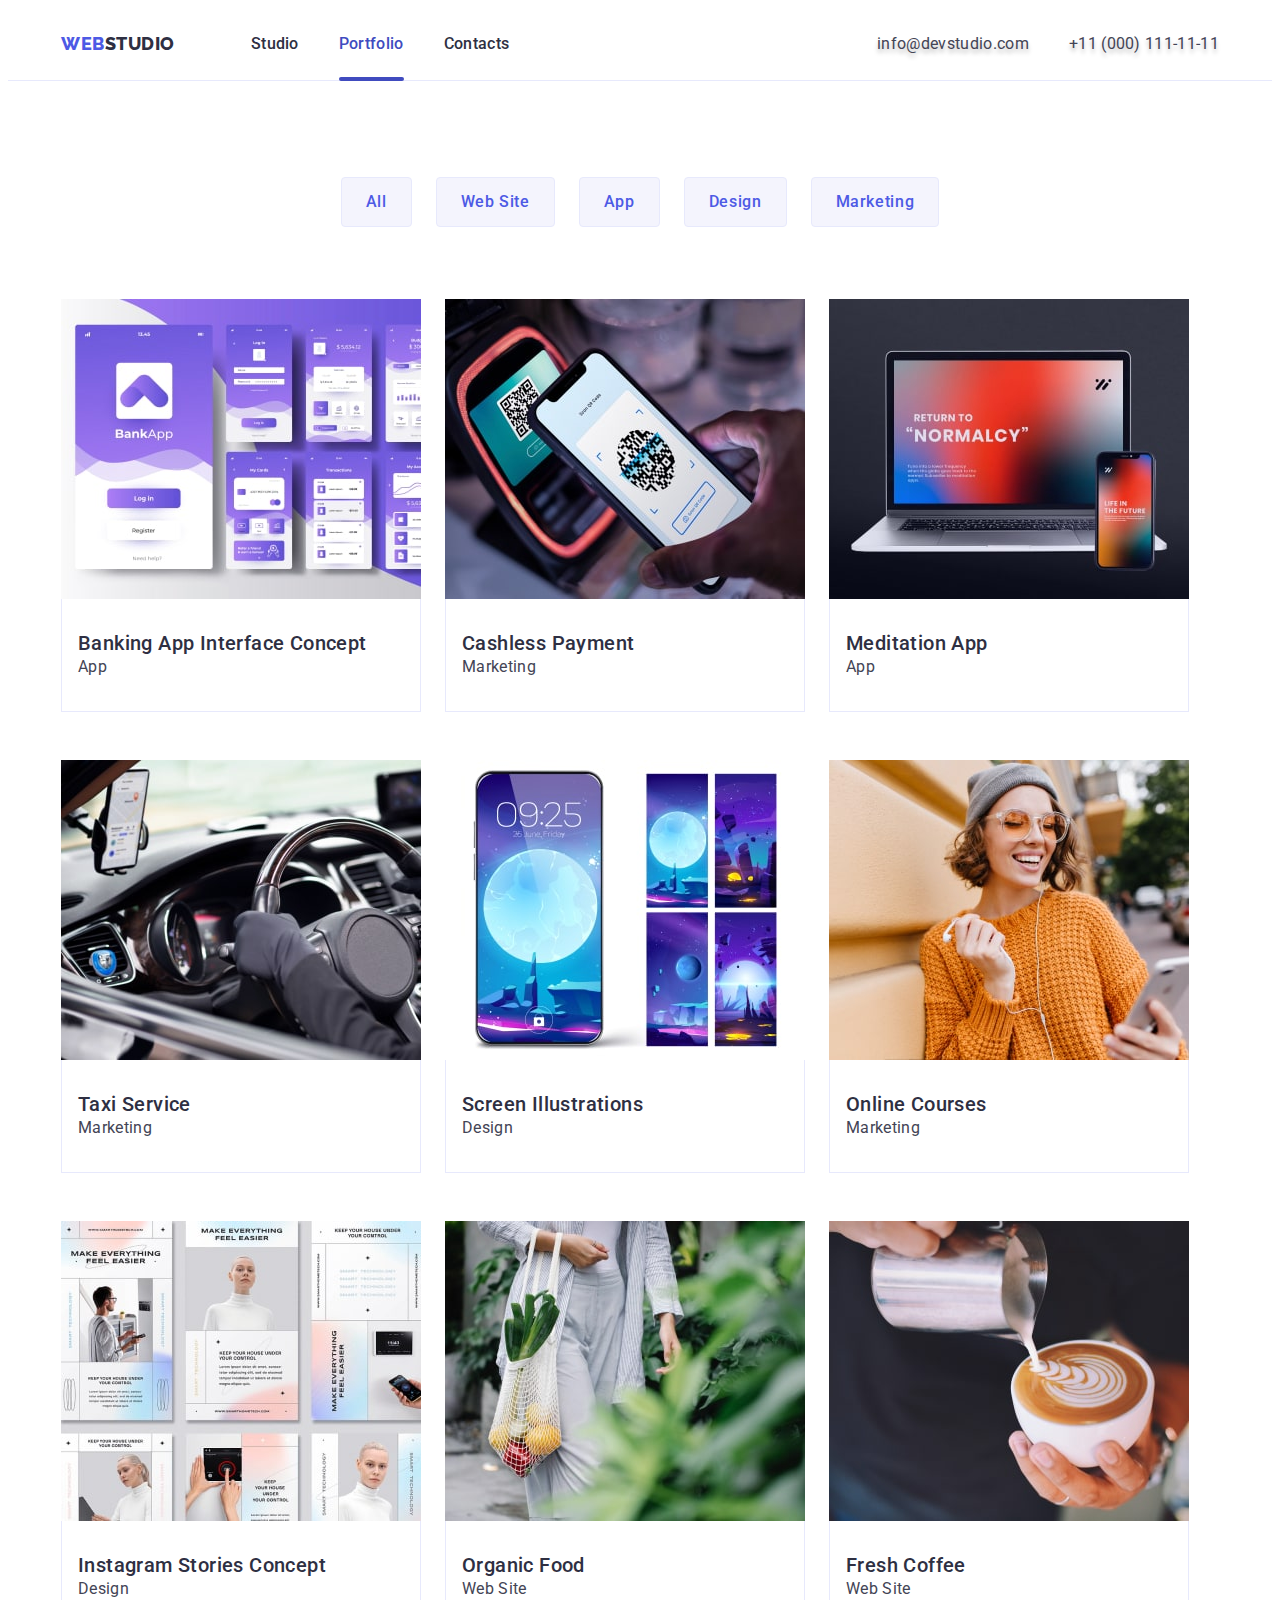
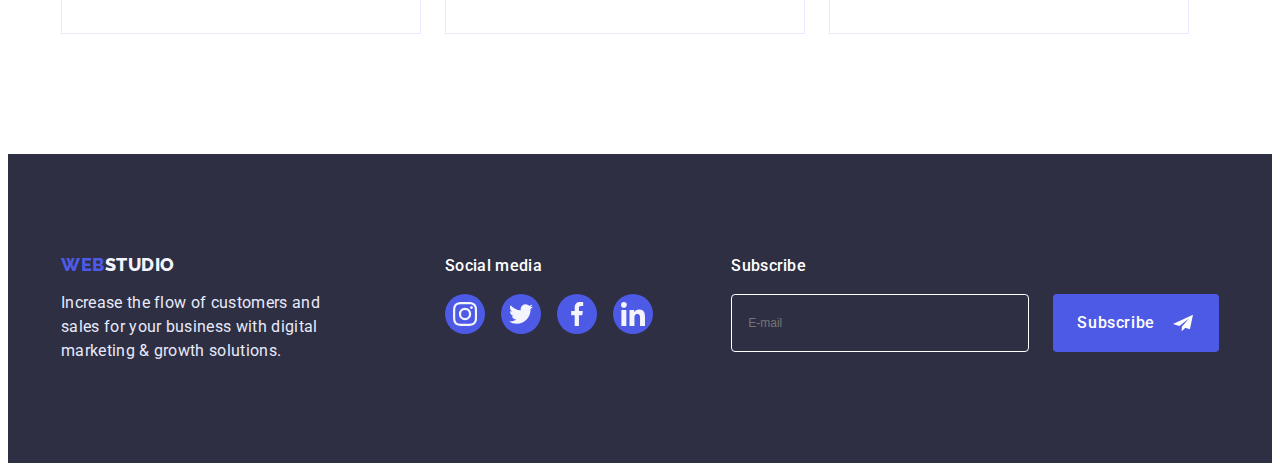
<file: portfolio.html>
<!DOCTYPE html>
<html lang="en">
  <head>
    <meta charset="UTF-8" />
    <meta http-equiv="X-UA-Compatible" content="IE=edge" />
    <meta name="viewport" content="width=device-width, initial-scale=1.0" />
    <title>Webstudio</title>
    <link rel="preconnect" href="https://fonts.googleapis.com" />
    <link rel="preconnect" href="https://fonts.gstatic.com" crossorigin />
    <link
      href="https://fonts.googleapis.com/css2?family=Raleway:wght@800&family=Roboto:wght@400;500;700&display=swap"
      rel="stylesheet"
    />
    <link
      rel="stylesheet"
      href="https://cdnjs.cloudflare.com/ajax/libs/modern-normalize/1.1.0/modern-normalize.min.css"
      integrity="sha512-wpPYUAdjBVSE4KJnH1VR1HeZfpl1ub8YT/NKx4PuQ5NmX2tKuGu6U/JRp5y+Y8XG2tV+wKQpNHVUX03MfMFn9Q=="
      crossorigin="anonymous"
      referrerpolicy="no-referrer"
    />
    <link rel="stylesheet" href="./css/styles.css" />
  </head>
  <body>
    <header class="header">
      <div class="container header-container">
        <nav class="header-nav">
          <a href="./index.html" class="logo logo-head link">
            Web<span class="logo-tail">Studio</span>
          </a>
          <ul class="header-list list">
            <li class="header-item">
              <a class="header-link link" href="./index.html">Studio</a>
            </li>
            <li class="header-item">
              <a class="header-link active link" href="./portfolio.html"
                >Portfolio</a
              >
            </li>
            <li class="header-item">
              <a class="header-link link" href="">Contacts</a>
            </li>
          </ul>
        </nav>
        <address class="header-contacts">
          <ul class="header-contacts-list list">
            <li class="header-contacts-item">
              <a
                class="header-contacts-link link"
                href="mailto:info@devstudio.com"
                >info@devstudio.com</a
              >
            </li>
            <li class="header-contacts-item">
              <a class="header-contacts-link link" href="tel:+110001111111"
                >+11 (000) 111-11-11</a
              >
            </li>
          </ul>
        </address>
      </div>
    </header>

    <main class="main-portfolio">
      <!-- Filters -->
      <section class="filters-products">
        <div class="container">
          <h1 hidden>Filters and Products</h1>
          <ul class="filters-list list">
            <li>
              <button type="button" class="filters-button">All</button>
            </li>
            <li>
              <button type="button" class="filters-button">Web Site</button>
            </li>
            <li><button type="button" class="filters-button">App</button></li>
            <li>
              <button type="button" class="filters-button">Design</button>
            </li>
            <li>
              <button type="button" class="filters-button">Marketing</button>
            </li>
          </ul>
          <!-- Products -->
          <ul class="products-list list">
            <li class="product-item">
              <a href="#" class="link">
                <div class="product-text-wrap">
                  <img
                    src="./images/portfolio-img/row-1-img.jpg"
                    alt="Bank App"
                    width="360"
                    height="300"
                  />
                  <p class="product-cover-text">
                    14 Stylish and User-Friendly App Design Concepts · Task
                    Manager App · Calorie Tracker App · Exotic Fruit Ecommerce
                    App · Cloud Storage App
                  </p>
                </div>
                <div class="text-content">
                  <h2 class="product-name">Banking App Interface Concept</h2>
                  <p class="product-type">App</p>
                </div>
              </a>
            </li>
            <li class="product-item">
              <a href="#" class="link">
                <div class="product-text-wrap">
                  <img
                    src="./images/portfolio-img/row-2-img.jpg"
                    alt="Payment QRCode"
                    width="360"
                    height="300"
                  />
                  <p class="product-cover-text">
                    14 Stylish and User-Friendly App Design Concepts · Task
                    Manager App · Calorie Tracker App · Exotic Fruit Ecommerce
                    App · Cloud Storage App
                  </p>
                </div>
                <div class="text-content">
                  <h2 class="product-name">Cashless Payment</h2>
                  <p class="product-type">Marketing</p>
                </div>
              </a>
            </li>
            <li class="product-item">
              <a href="#" class="link">
                <div class="product-text-wrap">
                  <img
                    src="./images/portfolio-img/row-3-img.jpg"
                    alt="Return to Normalcy"
                    width="360"
                    height="300"
                  />
                  <p class="product-cover-text">
                    14 Stylish and User-Friendly App Design Concepts · Task
                    Manager App · Calorie Tracker App · Exotic Fruit Ecommerce
                    App · Cloud Storage App
                  </p>
                </div>
                <div class="text-content">
                  <h2 class="product-name">Meditation App</h2>
                  <p class="product-type">App</p>
                </div>
              </a>
            </li>
            <li class="product-item">
              <a href="#" class="link">
                <div class="product-text-wrap">
                  <img
                    src="./images/portfolio-img/row-4-img.jpg"
                    alt="Taxi"
                    width="360"
                    height="300"
                  />
                  <p class="product-cover-text">
                    14 Stylish and User-Friendly App Design Concepts · Task
                    Manager App · Calorie Tracker App · Exotic Fruit Ecommerce
                    App · Cloud Storage App
                  </p>
                </div>
                <div class="text-content">
                  <h2 class="product-name">Taxi Service</h2>
                  <p class="product-type">Marketing</p>
                </div>
              </a>
            </li>
            <li class="product-item">
              <a href="#" class="link">
                <div class="product-text-wrap">
                  <img
                    src="./images/portfolio-img/row-5-img.jpg"
                    alt="Screen Background"
                    width="360"
                    height="300"
                  />
                  <p class="product-cover-text">
                    14 Stylish and User-Friendly App Design Concepts · Task
                    Manager App · Calorie Tracker App · Exotic Fruit Ecommerce
                    App · Cloud Storage App
                  </p>
                </div>
                <div class="text-content">
                  <h2 class="product-name">Screen Illustrations</h2>
                  <p class="product-type">Design</p>
                </div>
              </a>
            </li>
            <li class="product-item">
              <a href="#" class="link">
                <div class="product-text-wrap">
                  <img
                    src="./images/portfolio-img/row-6-img.jpg"
                    alt="Participant"
                    width="360"
                    height="300"
                  />
                  <p class="product-cover-text">
                    14 Stylish and User-Friendly App Design Concepts · Task
                    Manager App · Calorie Tracker App · Exotic Fruit Ecommerce
                    App · Cloud Storage App
                  </p>
                </div>
                <div class="text-content">
                  <h2 class="product-name">Online Courses</h2>
                  <p class="product-type">Marketing</p>
                </div>
              </a>
            </li>
            <li class="product-item">
              <a href="#" class="link">
                <div class="product-text-wrap">
                  <img
                    src="./images/portfolio-img/row-7-img.jpg"
                    alt="Stories Example"
                    width="360"
                    height="300"
                  />
                  <p class="product-cover-text">
                    14 Stylish and User-Friendly App Design Concepts · Task
                    Manager App · Calorie Tracker App · Exotic Fruit Ecommerce
                    App · Cloud Storage App
                  </p>
                </div>
                <div class="text-content">
                  <h2 class="product-name">Instagram Stories Concept</h2>
                  <p class="product-type">Design</p>
                </div>
              </a>
            </li>
            <li class="product-item">
              <a href="#" class="link">
                <div class="product-text-wrap">
                  <img
                    src="./images/portfolio-img/row-8-img.jpg"
                    alt="Food Example"
                    width="360"
                    height="300"
                  />
                  <p class="product-cover-text">
                    14 Stylish and User-Friendly App Design Concepts · Task
                    Manager App · Calorie Tracker App · Exotic Fruit Ecommerce
                    App · Cloud Storage App
                  </p>
                </div>
                <div class="text-content">
                  <h2 class="product-name">Organic Food</h2>
                  <p class="product-type">Web Site</p>
                </div>
              </a>
            </li>
            <li class="product-item">
              <a href="#" class="link">
                <div class="product-text-wrap">
                  <img
                    src="./images/portfolio-img/row-9-img.jpg"
                    alt="Cup of Coffee"
                    width="360"
                    height="300"
                  />
                  <p class="product-cover-text">
                    14 Stylish and User-Friendly App Design Concepts · Task
                    Manager App · Calorie Tracker App · Exotic Fruit Ecommerce
                    App · Cloud Storage App
                  </p>
                </div>
                <div class="text-content">
                  <h2 class="product-name">Fresh Coffee</h2>
                  <p class="product-type">Web Site</p>
                </div>
              </a>
            </li>
          </ul>
        </div>
      </section>
    </main>
    <!-- Footer -->
    <footer class="footer">
      <div class="container footer-container">
        <div class="footer-motto-container">
          <a href="./index.html" class="logo-head footer-logo link"
            >Web<span class="logo-tail footer-logo-tail">Studio</span></a
          >
          <p class="footer-motto">
            Increase the flow of customers and sales for your business with
            digital marketing & growth solutions.
          </p>
        </div>
        <div class="soc-media-container">
          <p class="soc-media-title">Social media</p>
          <ul class="soc-media-list list">
            <li class="soc-media-item">
              <a class="soc-media-link link" href="#"
                ><svg width="24" height="24" class="soc-media-icon">
                  <use href="./images/icons.svg#icon-instagram"></use></svg
              ></a>
            </li>
            <li class="soc-media-item">
              <a class="soc-media-link link" href="#">
                <svg width="24" height="24" class="soc-media-icon">
                  <use href="./images/icons.svg#icon-twitter"></use></svg
              ></a>
            </li>
            <li class="soc-media-item">
              <a class="soc-media-link link" href="#">
                <svg width="24" height="24" class="soc-media-icon">
                  <use href="./images/icons.svg#icon-facebook"></use></svg
              ></a>
            </li>
            <li class="soc-media-item">
              <a class="soc-media-link link" href="#">
                <svg width="24" height="24" class="soc-media-icon">
                  <use href="./images/icons.svg#icon-linkedin"></use>
                </svg>
              </a>
            </li>
          </ul>
        </div>
        <form class="footer-subscribe-form">
          <p class="subscribe-title">Subscribe</p>
          <div class="footer-subscribe-container">
            <label
              for="user-email"
              class="footer-label"
              aria-label="subscribe-user-email"
            >
              <input
                class="subscribe-input"
                name="user-email"
                type="text"
                placeholder="E-mail"
                id="user-email"
                autocomplete="off"
              />
            </label>
            <button class="subscribe-button" type="submit">
              <p>Subscribe</p>
              <svg width="24" heigth="20" class="subscribe-button-icon">
                <use href="./images/icons.svg#icon-send"></use>
              </svg>
            </button>
          </div>
        </form>
      </div>
    </footer>
  </body>
</html>
</file>
<file: css/styles.css>
:root {
  --primary-font-family: "Roboto", sans-serif;
  --secondary-font-family: "Raleway", sans-serif;
  --white: #ffffff;
  --brand-color: #2e2f42;
  --slate-color: #434455;
  --hover-color: #404bbf;
  --iris-color: #4d5ae5;
  --cloud-color: #f4f4fd;
  --cornflower-color: #e7e9fc;
  --green-color: #31d0aa;
  --light-slate-color: #8e8f99;
}

p,
h1,
h2,
h3,
h4,
h5,
h6 {
  margin: 0;
}

ul {
  padding-left: 0;
  margin: 0;
}

button {
  cursor: pointer;
  border: none;
}

img {
  display: block;
  max-width: 100%;
  height: auto;
}

body {
  font-family: var(--primary-font-family);
  color: var(--slate-color);
  background-color: var(--white);
}

.container {
  min-width: 320px;
  max-width: 428px;
  padding-left: 16px;
  padding-right: 16px;
  margin: 0 auto;
}

@media only screen and (min-width: 768px) {
  .container {
    max-width: 736px;
  }
}

@media only screen and (min-width: 1158px) {
  .container {
    max-width: 1158px;
    padding-left: 15px;
    padding-right: 15px;
  }
}

.link {
  text-decoration: none;
}

.list {
  list-style: none;
}

.header {
  padding-top: 24px;
  padding-bottom: 22px;
  border-bottom: 1px solid var(--cornflower-color);
}

@media only screen and (min-width: 768px) {
  .header {
    padding-bottom: 24px;
  }
}

.header-container {
  display: flex;
  align-items: center;
  justify-content: space-between;
}

/* .logo {
  margin-right: 76px;
} */

@media only screen and (min-width: 768px) {
  .logo {
    margin-right: 76px;
  }
}

.logo-head {
  font-family: var(--secondary-font-family);
  font-weight: 800;
  font-size: 18px;
  line-height: 1.17;
  letter-spacing: 0.03em;
  text-transform: uppercase;
  color: var(--iris-color);
}

.logo-tail {
  color: var(--brand-color);
}

.footer-logo-tail {
  color: var(--cloud-color);
}

.header-link {
  position: relative;
  font-weight: 500;
  font-size: 16px;
  line-height: 1.5;
  letter-spacing: 0.02em;
  color: var(--brand-color);
  transition: color 250ms cubic-bezier(0.4, 0, 0.2, 1);
}

.header-link:hover,
.header-link:focus {
  color: var(--hover-color);
}

.header-link.active {
  color: var(--hover-color);
}

.header-link.active::after {
  content: " ";
  display: block;
  position: absolute;
  top: 43px;
  width: 100%;
  height: 4px;
  background-color: var(--hover-color);
  border-radius: 2px;
}

.header-nav {
  display: flex;
  align-items: center;
}

.header-list {
  display: none;
}

.header-contacts {
  display: none;
}

.header-contacts-link {
  font-style: normal;
  font-size: 16px;
  line-height: 1.17;
  letter-spacing: 0.04em;
  color: var(--slate-color);
  transition: color 250ms cubic-bezier(0.4, 0, 0.2, 1);
}

@media only screen and (min-width: 1158px) {
  .header-contacts-link {
    line-height: 1.5;
    letter-spacing: 0.02em;
    text-shadow: 0px 4px 4px rgba(0, 0, 0, 0.25);
  }
}

.header-contacts-link:hover,
.header-contacts-link:focus {
  color: var(--hover-color);
}

@media only screen and (min-width: 768px) {
  .header {
    padding-top: 16px;
    padding-bottom: 16px;
  }
  .header-list {
    display: flex;
    align-items: center;
    gap: 40px;
  }
  .header-contacts {
    display: block;
  }

  .header-contacts-list {
    display: flex;
    align-items: center;
    flex-direction: column;
    gap: 12px;
  }
  .header-contacts-link {
    font-size: 12px;
  }
  .header-link.active::after {
    top: 43px;
  }

  .header-contacts-item {
    line-height: 0.5;
  }
}

@media only screen and (min-width: 1158px) {
  .header {
    padding-top: 24px;
    padding-bottom: 24px;
  }
  .header-contacts-list {
    display: flex;
    align-items: center;
    flex-direction: row;
    gap: 40px;
  }
  .header-contacts-link {
    font-size: 16px;
  }
  .header-link.active::after {
    top: 43px;
  }
}

.header-contacts {
  font-style: normal;
}

.burger-icon {
  stroke: var(--brand-color);
}

.hero {
  padding-top: 112px;
  padding-bottom: 112px;
  margin: 0 auto;
  background: var(--brand-color);
  background-image: linear-gradient(
      rgba(46, 47, 66, 0.7),
      rgba(46, 47, 66, 0.7)
    ),
    url(../images/people-office1_mob@1x.jpg);
  background-repeat: no-repeat;
  background-position: center;
  background-size: cover;
}

@media (min-device-pixel-ratio: 2),
  (min-resolution: 192dpi),
  (min-resolution: 2dppx) {
  .hero {
    background-image: linear-gradient(
        rgba(46, 47, 66, 0.7),
        rgba(46, 47, 66, 0.7)
      ),
      url(../images/people-office1_mob@2x.jpg);
  }
}

@media only screen and (min-width: 428px) and (max-width: 767px) {
  .hero {
    background-image: linear-gradient(
        rgba(46, 47, 66, 0.7),
        rgba(46, 47, 66, 0.7)
      ),
      url(../images/people-office1_tab@1x.jpg);
  }
  @media (min-device-pixel-ratio: 2),
    (min-resolution: 192dpi),
    (min-resolution: 2dppx) {
    .hero {
      background-image: linear-gradient(
          rgba(46, 47, 66, 0.7),
          rgba(46, 47, 66, 0.7)
        ),
        url(../images/people-office1_tab@2x.jpg);
    }
  }
}

@media only screen and (min-width: 768px) {
  .hero {
    padding-top: 188px;
    padding-bottom: 188px;
    background-image: linear-gradient(
        rgba(46, 47, 66, 0.7),
        rgba(46, 47, 66, 0.7)
      ),
      url(../images/people-office1_desk@1x.jpg);
  }
  @media (min-device-pixel-ratio: 2),
    (min-resolution: 192dpi),
    (min-resolution: 2dppx) {
    .hero {
      background-image: linear-gradient(
          rgba(46, 47, 66, 0.7),
          rgba(46, 47, 66, 0.7)
        ),
        url(../images/people-office1_desk@2x.jpg);
    }
  }
}

.hero-title {
  max-width: 320px;
  margin: 0 auto;
  margin-bottom: 72px;
  font-weight: 700;
  font-size: 36px;
  line-height: 1.1;
  text-align: center;
  letter-spacing: 0.02em;
  text-transform: capitalize;
  color: var(--white);
}

@media only screen and (min-width: 768px) {
  .hero-title {
    max-width: 496px;
    margin-bottom: 36px;
    font-size: 56px;
    line-height: 1.07;
  }
}

@media only screen and (min-width: 1158px) {
  .hero-title {
    margin-bottom: 48px;
  }
}

.hero-button {
  display: block;
  margin: 0 auto;
  padding: 16px 32px;
  box-sizing: border-box;
  border-radius: 4px;
  font-family: inherit;
  font-weight: 500;
  font-size: 16px;
  line-height: 1.5;
  letter-spacing: 0.04em;
  color: var(--white);
  background: var(--iris-color);
  box-shadow: 0px 4px 4px rgba(0, 0, 0, 0.15);
  transition: background 250ms cubic-bezier(0.4, 0, 0.2, 1),
    box-shadow 250ms cubic-bezier(0.4, 0, 0.2, 1);
}

.hero-button:hover,
.hero-button:focus {
  background: var(--hover-color);
  box-shadow: 0px 4px 4px rgba(0, 0, 0, 0.15);
}

/*Features*/

.features {
  padding-top: 96px;
  padding-bottom: 96px;
}

@media only screen and (min-width: 1158px) {
  .features {
    padding-top: 120px;
    padding-bottom: 60px;
  }
}

.features-container {
  display: flex;
  flex-wrap: wrap;
  justify-content: center;
  gap: 72px;
}

@media only screen and (min-width: 768px) and (max-width: 1157px) {
  .features-container {
    display: flex;
    justify-content: space-between;
    row-gap: 72px;
    column-gap: 24px;
  }
  .features-block {
    flex: 0 0 calc(50% - 12px);
  }
}
@media only screen and (min-width: 1158px) {
  .features-container {
    flex-wrap: nowrap;
    gap: 24px;
  }
}

@media only screen and (min-width: 1158px) {
  .features-block {
    width: calc((1158px - (15px * 2)) / 4);
  }
}

.feature-icon {
  display: none;
}

@media only screen and (min-width: 1158px) {
  .feature-icon {
    height: 112px;
    display: flex;
    align-items: center;
    justify-content: center;
    margin-bottom: 8px;
    background: var(--cloud-color);
    border-radius: 4px;
  }
}

.features-name {
  margin-bottom: 8px;
  font-weight: 700;
  font-size: 36px;
  line-height: 1.11;
  text-align: center;
  letter-spacing: 0.02em;
  text-transform: capitalize;
  color: var(--brand-color);
}

@media only screen and (min-width: 768px) {
  .features-name {
    text-align: left;
  }
}

@media only screen and (min-width: 1158px) {
  .features-name {
    font-weight: 500;
    font-size: 20px;
    line-height: 1.2;
  }
}

.features-text {
  font-weight: 500;
  font-size: 16px;
  line-height: 1.5;
  letter-spacing: 0.02em;
  color: var(--slate-color);
}

@media only screen and (min-width: 1158px) {
  .features-text {
    font-weight: 400;
  }
}

/* Skills */

.skills {
  display: none;
}
@media only screen and (min-width: 1158px) {
  .skills {
    display: block;
    padding-top: 60px;
    padding-bottom: 120px;
  }

  .skills-title {
    margin-bottom: 72px;
    font-weight: 700;
    font-size: 36px;
    line-height: 1.11;
    text-align: center;
    letter-spacing: 0.02em;
    text-transform: capitalize;
    color: var(--brand-color);
  }

  .skills-list {
    display: flex;
    align-items: center;
    gap: 24px;
  }
}
/* Our Team */

.team {
  padding-top: 96px;
  padding-bottom: 96px;
  background-color: var(--cloud-color);
}
@media only screen and (min-width: 1158px) {
  .team {
    padding-top: 120px;
    padding-bottom: 120px;
  }
}

.team-title {
  margin-bottom: 72px;
  font-family: inherit;
  font-style: normal;
  font-weight: 700;
  font-size: 36px;
  line-height: 1.11;
  text-align: center;
  letter-spacing: 0.02em;
  text-transform: capitalize;
  color: var(--brand-color);
}

.team-list {
  display: flex;
  flex-wrap: wrap;
  justify-content: center;
  gap: 72px;
}

@media only screen and (min-width: 768px) {
  .team-list {
    row-gap: 64px;
    column-gap: 24px;
  }
}
@media only screen and (min-width: 1158px) {
  .team-list {
    flex-wrap: nowrap;
    justify-content: space-between;
    align-items: center;
    gap: 24px;
  }
}

.team-list-item {
  background-color: var(--white);
}

.card-content {
  padding: 32px 16px;
  background: var(--white);
  box-shadow: 0px 1px 6px rgba(46, 47, 66, 0.08),
    0px 1px 1px rgba(46, 47, 66, 0.16), 0px 2px 1px rgba(46, 47, 66, 0.08);
  border-radius: 0px 0px 4px 4px;
}

.teammate-name {
  margin-bottom: 8px;
  font-weight: 500;
  font-size: 20px;
  line-height: 1.2;
  text-align: center;
  letter-spacing: 0.02em;
  color: var(--brand-color);
}

.teammate-position {
  margin-bottom: 8px;
  font-size: 16px;
  line-height: 1.5;
  text-align: center;
  letter-spacing: 0.02em;
  color: var(--slate-color);
}

.teammate-soc-list {
  display: flex;
  justify-content: center;
  gap: 24px;
}

.teammate-soc-item {
  width: 40px;
  height: 40px;
}
.teammate-soc-link {
  width: 100%;
  height: 100%;
  border-radius: 50%;
  background-color: var(--iris-color);
  display: flex;
  align-items: center;
  justify-content: center;
  transition: background 250ms cubic-bezier(0.4, 0, 0.2, 1);
}

.teammate-soc-icon {
  fill: var(--cloud-color);
}

.teammate-soc-link:hover,
.teammate-soc-link:focus,
.teammate-soc-link:active {
  background: var(--hover-color);
}

/* Customers */

.customers {
  padding: 96px 0;
}

@media only screen and (min-width: 768px) {
  .customers {
    padding: 120px 0;
  }
}

.customers-title {
  margin-bottom: 72px;
  font-family: inherit;
  font-style: normal;
  font-weight: 700;
  font-size: 36px;
  line-height: 1.11;
  text-align: center;
  letter-spacing: 0.02em;
  text-transform: capitalize;
  color: var(--brand-color);
}

.customers-logos-list {
  display: flex;
  align-items: center;
  flex-wrap: wrap;
  justify-content: center;
  column-gap: 16px;
  row-gap: 72px;
}

.customers-logo-item {
  width: calc(50% - 8px);
}

@media only screen and (min-width: 768px) {
  .customers-logos-list {
    flex-wrap: wrap;
    column-gap: 24px;
    row-gap: 72px;
  }
  .customers-logo-item {
    width: calc((552px - 48px) / 3);
  }
}

@media only screen and (min-width: 1158px) {
  .customers-logos-list {
    flex-wrap: nowrap;
    column-gap: 0;
    row-gap: 0;
    gap: 24px;
  }
  .customers-logo-item {
    width: calc((1158px - (15px * 2)) / 6);
  }
}

.customers-logo-link {
  display: flex;
  height: 88px;
  justify-content: center;
  align-items: center;
  box-sizing: border-box;
  border: 1px solid var(--light-slate-color);
  border-radius: 4px;
  transition: border-color 250ms cubic-bezier(0.4, 0, 0.2, 1);
}

.customers-logo {
  fill: var(--light-slate-color);
  transition: fill 250ms cubic-bezier(0.4, 0, 0.2, 1);
}

.customers-logo-link:hover,
.customers-logo-link:focus {
  border-color: var(--hover-color);
}

.customers-logo-link:hover .customers-logo,
.customers-logo-link:focus .customers-logo {
  fill: var(--hover-color);
}

/*Portfolio*/

.filters-products {
  padding-top: 96px;
  padding-bottom: 120px;
}

.filters-list {
  display: flex;
  align-items: center;
  justify-content: center;
  gap: 24px;
  margin-bottom: 72px;
}
.filters-button {
  box-sizing: border-box;
  padding: 12px 24px;
  background-color: var(--cloud-color);
  border: 1px solid var(--cornflower-color);
  border-radius: 4px;
  font-family: inherit;
  font-weight: 500;
  font-size: 16px;
  line-height: 1.5;
  letter-spacing: 0.04em;
  color: var(--iris-color);
  transition: color 250ms cubic-bezier(0.4, 0, 0.2, 1),
    background 250ms cubic-bezier(0.4, 0, 0.2, 1),
    box-shadow 250ms cubic-bezier(0.4, 0, 0.2, 1),
    border-color 250ms cubic-bezier(0.4, 0, 0.2, 1);
}

.filters-button:hover,
.filters-button:focus,
.filters-button:active {
  color: var(--white);
  background: var(--hover-color);
  box-shadow: 0px 3px 1px rgba(0, 0, 0, 0.1), 0px 2px 1px rgba(0, 0, 0, 0.08),
    0px 2px 2px rgba(0, 0, 0, 0.12);
  border-color: var(--hover-color);
}

.products-list {
  display: flex;
  align-items: center;
  column-gap: 24px;
  row-gap: 48px;
  flex-wrap: wrap;
}
.product-item {
  box-sizing: border-box;
  background: var(--white);
  transition: box-shadow 250ms cubic-bezier(0.4, 0, 0.2, 1);
  position: relative;
}

.product-item:hover,
.product-item:focus {
  box-shadow: 0px 1px 6px rgba(46, 47, 66, 0.08),
    0px 1px 1px rgba(46, 47, 66, 0.16), 0px 2px 1px rgba(46, 47, 66, 0.08);
}

.product-text-wrap {
  position: relative;
  overflow: hidden;
}

.product-cover-text {
  position: absolute;
  top: 0;
  height: 100%;
  font-family: inherit;
  font-weight: 400;
  font-size: 16px;
  line-height: 1.5;
  letter-spacing: 0.02em;
  color: var(--cloud-color);
  background-color: var(--iris-color);
  padding: 40px 32px 164px 32px;
  transform: translateY(101%);
  transition: transform 250ms linear;
}

.product-item:hover .product-cover-text {
  transform: translateY(0);
}

.text-content {
  padding: 32px 0;
  padding-left: 16px;
  border: 1px solid var(--cornflower-color);
  border-top: 0;
}
.product-name {
  font-family: inherit;
  font-weight: 500;
  font-size: 20px;
  line-height: 1.2;
  letter-spacing: 0.02em;
  color: var(--brand-color);
  flex: none;
  flex-grow: 0;
}

.product-type {
  font-family: inherit;
  font-weight: 400;
  font-size: 16px;
  line-height: 1.5;
  letter-spacing: 0.02em;
  color: var(--slate-color);
  flex: none;
  flex-grow: 0;
}

/* Footer*/

.footer-container {
  display: flex;
  flex-wrap: wrap;
  justify-content: center;
  align-items: center;
  gap: 72px;
}

@media only screen and (min-width: 768px) and (max-width: 1157px) {
  .footer-container {
    justify-content: left;
    align-items: flex-start;
    gap: 24px;
    row-gap: 72px;
    padding-left: calc((704px - 552px) / 2 + 16px);
  }
}

@media only screen and (min-width: 1158px) {
  .footer-container {
    justify-content: start;
    align-items: baseline;
    gap: 0;
  }
}

.footer-logo {
  display: inline-block;
  margin-bottom: 16px;
}

.footer-motto-container {
  text-align: center;
}
@media only screen and (min-width: 768px) {
  .footer-motto-container {
    text-align: left;
  }
}

@media only screen and (min-width: 1158px) {
  .footer-motto-container {
    margin-right: 120px;
  }
}

.footer-motto {
  width: 268px;
  text-align: left;
  font-size: 16px;
  line-height: 1.5;
  letter-spacing: 0.02em;
  color: var(--cornflower-color);
}

@media only screen and (min-width: 768px) {
  .footer-motto {
    width: 264px;
  }
}

.footer {
  padding: 96px 0;
  background: var(--brand-color);
}

@media only screen and (min-width: 1158px) {
  .footer {
    padding: 100px 0;
  }
}

.soc-media-title {
  margin-bottom: 16px;
  text-align: center;
  font-weight: 500;
  font-size: 16px;
  line-height: 1.5;
  letter-spacing: 0.02em;
  color: var(--white);
}

@media only screen and (min-width: 768px) {
  .soc-media-title {
    text-align: left;
  }
}

.soc-media-list {
  display: flex;
  justify-content: center;
  gap: 16px;
}

.soc-media-item {
  width: 40px;
  height: 40px;
}

.soc-media-link {
  width: 40px;
  height: 40px;
  border-radius: 50%;
  background-color: var(--iris-color);
  display: flex;
  align-items: center;
  justify-content: center;
  transition: background 250ms cubic-bezier(0.4, 0, 0.2, 1);
}

.soc-media-icon {
  fill: var(--cloud-color);
}

.soc-media-link:hover,
.soc-media-link:focus,
.soc-media-link:active {
  background: var(--green-color);
}

@media only screen and (min-width: 1158px) {
  .footer-subscribe-form {
    margin-left: auto;
  }
}

.subscribe-title {
  margin-bottom: 16px;
  text-align: center;
  font-weight: 500;
  font-size: 16px;
  line-height: 1.5;
  letter-spacing: 0.02em;
  color: var(--white);
}

@media only screen and (min-width: 768px) {
  .subscribe-title {
    text-align: left;
  }
}

.footer-label {
  width: 100%;
}

@media only screen and (min-width: 768px) {
  .footer-label {
    width: auto;
  }
}
.footer-subscribe-container {
  display: flex;
  flex-wrap: wrap;
  justify-content: center;
  text-align: center;
  gap: 16px;
}

@media only screen and (min-width: 768px) {
  .footer-subscribe-container {
    gap: 24px;
  }
}

.subscribe-input {
  width: 100%;
  max-width: 398px;
  height: 40px;
  border: 1px solid #ffffff;
  border-radius: 4px;
  padding: 8px 16px;
  font-size: 12px;
  outline: transparent;
  color: var(--white);
  background: transparent;
}

@media only screen and (min-width: 768px) {
  .subscribe-input {
    width: 264px;
  }
}

.subscribe-button {
  display: flex;
  align-items: center;
  justify-content: center;
  gap: 16px;
  padding: 8px 24px;
  box-sizing: border-box;
  border-radius: 4px;
  font-family: inherit;
  font-weight: 500;
  font-size: 16px;
  line-height: 1.5;
  letter-spacing: 0.04em;
  color: var(--white);
  background: var(--iris-color);
  transition: background 250ms cubic-bezier(0.4, 0, 0.2, 1);
}

.subscribe-button:hover,
.subscribe-button:focus {
  background-color: var(--hover-color);
}

.subscribe-button-icon {
  fill: var(--white);
  max-height: 20px;
}

.backdrop {
  position: fixed;
  top: 0;
  left: 0;
  opacity: 1;
  width: 100%;
  height: 100%;
  background-color: rgba(46, 47, 66, 0.4);
  transition: opacity 250ms linear, visibility 250ms linear;
}

.modal {
  position: absolute;
  width: 392px;
  left: 50%;
  top: 50%;
  padding: 72px 16px 16px;
  transform: scale(1) translate(-50%, -50%);
  background: #fcfcfc;
  box-shadow: 0px 1px 1px rgba(0, 0, 0, 0.14), 0px 1px 3px rgba(0, 0, 0, 0.12),
    0px 2px 1px rgba(0, 0, 0, 0.2);
  border-radius: 4px;
  transition: transform 250ms cubic-bezier(0.4, 0, 0.2, 1);
}

@media only screen and (min-width: 768px) {
  .modal {
    width: 408px;
    padding: 72px 24px 24px;
  }
}

.is-hidden .modal {
  transform: scale(0);
}

.close-button {
  position: absolute;
  top: 24px;
  right: 24px;
  width: 24px;
  height: 24px;
  border-radius: 50%;
  background: var(--cornflower-color);
  border: 1px solid rgba(0, 0, 0, 0.1);
  transition: background-color 250ms cubic-bezier(0.4, 0, 0.2, 1),
    border 250ms cubic-bezier(0.4, 0, 0.2, 1);
}

.menu-container {
  position: relative;
}

.menu-container .close-button {
  background-color: var(--white);
}
.close-button-icon {
  display: block;
  margin: auto;
  fill: var(--brand-color);
  transition: fill 250ms cubic-bezier(0.4, 0, 0.2, 1);
}

.close-button:hover,
.close-button:active {
  background-color: var(--hover-color);
  border: 1px solid var(--hover-color);
}
.close-button:hover .close-button-icon,
.close-button:active .close-button-icon {
  fill: var(--white);
}

.menu-container .close-button:hover,
.menu-container .close-button:active {
  background-color: var(--white);
  border: 1px solid var(--cornflower-color);
}

.menu-container .close-button:hover .close-button-icon {
  fill: var(--brand-color);
}
.menu-container .close-button:active {
  background-color: var(--hover-color);
}

.modal-title {
  margin-bottom: 16px;
  font-family: inherit;
  font-weight: 500;
  font-size: 16px;
  line-height: 1.5;
  text-align: center;
  letter-spacing: 0.02em;
  color: var(--brand-color);
}

.input-label {
  width: 100%;
  display: inline-block;
  position: relative;
  margin-bottom: 8px;
}

.input-label span {
  display: inline-block;
  margin-bottom: 4px;
  font-family: inherit;
  font-weight: 400;
  font-size: 12px;
  line-height: 1.17;
  letter-spacing: 0.04em;
  color: var(--light-slate-color);
}

.modal-form-item {
  display: block;
  width: 100%;
  border: 1px solid rgba(46, 47, 66, 0.4);
  background-color: inherit;
  border-radius: 4px;
  outline: transparent;
  transition: opacity 250ms cubic-bezier(0.4, 0, 0.2, 1),
    color 250ms cubic-bezier(0.4, 0, 0.2, 1),
    border 250ms cubic-bezier(0.4, 0, 0.2, 1);
}

.modal-input {
  height: 40px;
  padding: 11px 10px 11px 38px;
}

.modal-form-item:focus {
  opacity: 1;
  border: 1px solid var(--iris-color);
  color: var(--brand-color);
}
.input-icon {
  position: absolute;
  bottom: 20px;
  left: 16px;
  transform: translateY(50%);
  color: var(--brand-color);
  transition: fill 250ms cubic-bezier(0.4, 0, 0.2, 1);
}

.modal-input:focus + .input-icon {
  fill: var(--iris-color);
}

.user-comment {
  height: 120px;
  padding: 8px 16px;
  resize: none;
  font-family: inherit;
  font-weight: 400;
  font-size: 12px;
  line-height: 1.17;
  letter-spacing: 0.04em;
}

.user-comment::placeholder {
  color: rgba(46, 47, 66, 0.4);
}

.textarea-label {
  margin-bottom: 16px;
}

.modal-privacy-field {
  display: flex;
  gap: 8px;
  margin-bottom: 24px;
}

.modal-checkbox-label {
  display: flex;
  gap: 8px;
}

.modal-checkbox {
  display: none;
}

.tick-icon {
  width: 16px;
  height: 16px;
  border-radius: 2px;
  border: 1px solid rgba(46, 47, 66, 0.4);
  display: flex;
  align-items: center;
  justify-content: center;
  fill: transparent;
  background-color: inherit;
  transition: fill 250ms cubic-bezier(0.4, 0, 0.2, 1),
    background-color 250ms cubic-bezier(0.4, 0, 0.2, 1),
    border 250ms cubic-bezier(0.4, 0, 0.2, 1);
}

.modal-checkbox {
  display: none;
}

.modal-checkbox:checked + .tick-icon {
  background-color: var(--hover-color);
  border: none;
  fill: var(--cloud-color);
}

.privacy-text {
  font-family: inherit;
  font-weight: 400;
  font-size: 12px;
  line-height: 16px;
  letter-spacing: 0.04em;
  color: var(--light-slate-color);
}

.policy-link {
  color: var(--iris-color);
  line-height: inherit;
}

.modal-send-button {
  display: block;
  margin: 0 auto;
  width: 169px;
  padding: 16px 32px;
  box-sizing: border-box;
  border-radius: 4px;
  font-family: inherit;
  font-weight: 500;
  font-size: 16px;
  line-height: 1.5;
  letter-spacing: 0.04em;
  color: var(--white);
  background: var(--iris-color);
  box-shadow: 0px 4px 4px rgba(0, 0, 0, 0.15);
  transition: background 250ms cubic-bezier(0.4, 0, 0.2, 1),
    box-shadow 250ms cubic-bezier(0.4, 0, 0.2, 1);
}

.modal-send-button:hover,
.modal-send-button:focus {
  background: var(--hover-color);
  box-shadow: 0px 4px 4px rgba(0, 0, 0, 0.15);
}

.is-hidden {
  opacity: 0;
  visibility: hidden;
  pointer-events: none;
}

/* Mobile Menu */

.menu-toggle {
  /* min-height: 40px; */
  min-width: 40px;
  display: flex;
  align-items: center;
  justify-content: center;

  margin: 0;
  padding: 0;
  background-color: transparent;
  cursor: pointer;
  border: none;
  border-radius: 50%;
  outline: none;
}

.menu-toggle:hover,
.menu-toggle:focus {
  background-color: rgba(0, 0, 0, 0.1);
}

.menu-container {
  position: fixed;
  display: flex;
  flex-direction: column;
  top: 0;
  left: 0;
  width: 100vw;
  height: 100vh;
  padding: 80px 40px 40px 40px;
  background-color: var(--white);
  z-index: 999;

  transform: translateX(100%);
  transition: transform 250ms ease-in-out;
}

@media (min-width: 768px) {
  .menu-toggle,
  .menu-container {
    display: none;
  }
}

.menu-container.is-open {
  transform: translateX(0);
}

.menu-container .menu-toggle {
  position: absolute;
  top: 16px;
  right: 16px;
  color: var(--brand-color);
}

.mobile-menu {
  padding: 0;
  margin: 0;
  margin-bottom: auto;
  list-style: none;

  font-style: normal;
  font-weight: 700;
  font-size: 36px;
  line-height: 1.11;
  letter-spacing: 0.02em;
  text-transform: capitalize;
  color: var(--brand-color);
}

.mobile-menu-item {
  margin-bottom: 40px;
}

.mobile-menu .link.active {
  color: var(--hover-color);
}

.mobile-menu .link {
  display: block;
  color: inherit;
  text-decoration: none;
}

.mobile-menu li:last-child {
  margin-bottom: 0;
}

.mobile-contacts {
  margin-bottom: 48px;
}

.tel-contacts-link {
  display: block;
  margin-bottom: 40px;
  font-style: normal;
  font-weight: 700;
  font-size: 36px;
  line-height: 1.11;
  letter-spacing: 0.02em;
  text-transform: capitalize;
  color: var(--iris-color);
}

.mail-contacts-link {
  display: block;
  font-style: normal;
  font-weight: 500;
  font-size: 20px;
  line-height: 1.2;
  letter-spacing: 0.02em;
  color: var(--slate-color);
}

.mobile-socials-list {
  display: flex;
  justify-content: space-between;
}
</file>
